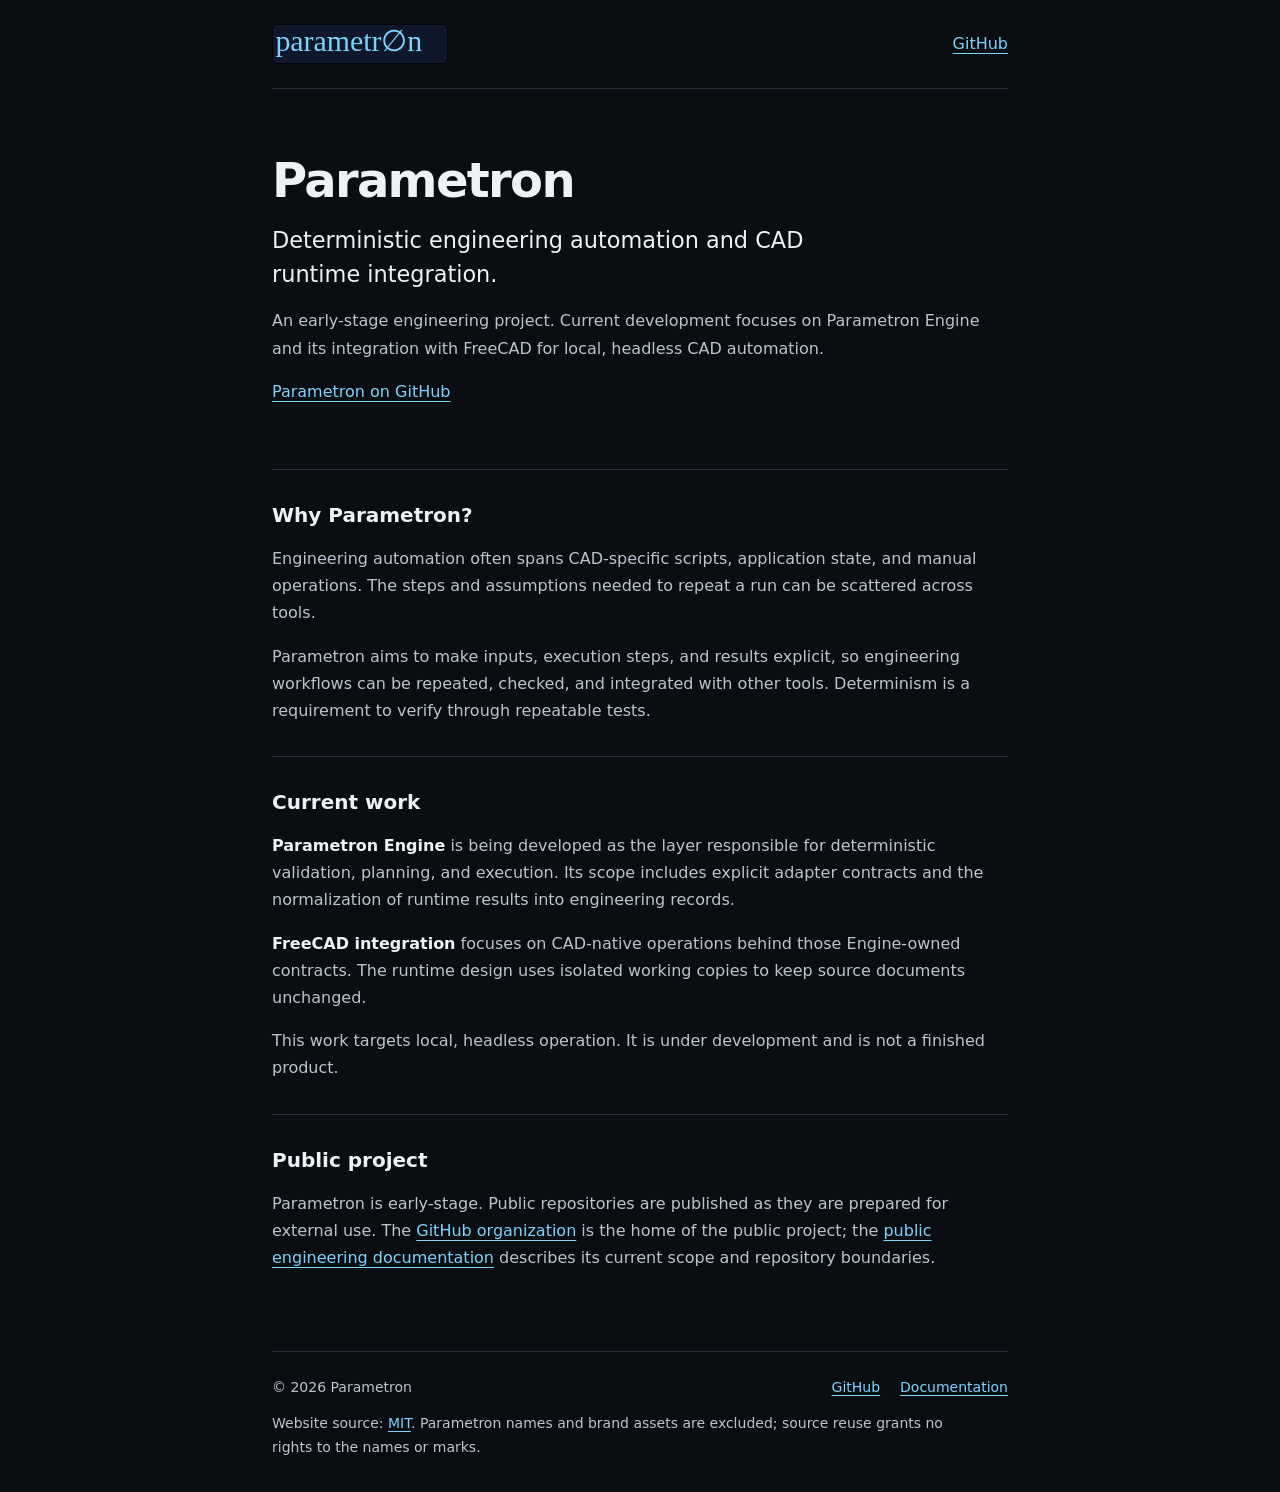
<file: index.html>
<!doctype html>
<html lang="en">
<head>
  <meta charset="utf-8">
  <meta name="viewport" content="width=device-width, initial-scale=1">
  <meta name="description" content="Parametron is an early-stage project for deterministic engineering automation and CAD runtime integration.">
  <title>Parametron — Engineering automation</title>
  <link rel="icon" href="assets/favicon.svg" type="image/svg+xml">
  <link rel="icon" href="assets/favicon.ico" sizes="any">
  <link rel="apple-touch-icon" href="assets/apple-touch-icon.png">
  <link rel="stylesheet" href="style.css">
</head>
<body>
  <a class="skip-link" href="#main">Skip to content</a>
  <header class="site-header container">
    <img class="brand-logo" src="assets/logo.svg" alt="Parametron" width="220" height="50">
    <a href="https://github.com/parametron-io/">GitHub</a>
  </header>

  <main id="main" class="container" tabindex="-1">
    <section class="introduction" aria-labelledby="introduction-heading">
      <h1 id="introduction-heading">Parametron</h1>
      <p class="lead">Deterministic engineering automation and CAD runtime integration.</p>
      <p>An early-stage engineering project. Current development focuses on Parametron Engine and its integration with FreeCAD for local, headless CAD automation.</p>
      <a href="https://github.com/parametron-io/">Parametron on GitHub</a>
    </section>

    <section aria-labelledby="why-heading">
      <h2 id="why-heading">Why Parametron?</h2>
      <p>Engineering automation often spans CAD-specific scripts, application state, and manual operations. The steps and assumptions needed to repeat a run can be scattered across tools.</p>
      <p>Parametron aims to make inputs, execution steps, and results explicit, so engineering workflows can be repeated, checked, and integrated with other tools. Determinism is a requirement to verify through repeatable tests.</p>
    </section>

    <section aria-labelledby="work-heading">
      <h2 id="work-heading">Current work</h2>
      <p><strong>Parametron Engine</strong> is being developed as the layer responsible for deterministic validation, planning, and execution. Its scope includes explicit adapter contracts and the normalization of runtime results into engineering records.</p>
      <p><strong>FreeCAD integration</strong> focuses on CAD-native operations behind those Engine-owned contracts. The runtime design uses isolated working copies to keep source documents unchanged.</p>
      <p>This work targets local, headless operation. It is under development and is not a finished product.</p>
    </section>

    <section aria-labelledby="project-heading">
      <h2 id="project-heading">Public project</h2>
      <p>Parametron is early-stage. Public repositories are published as they are prepared for external use. The <a href="https://github.com/parametron-io/">GitHub organization</a> is the home of the public project; the <a href="https://github.com/parametron-io/parametron-docs">public engineering documentation</a> describes its current scope and repository boundaries.</p>
    </section>
  </main>

  <footer class="site-footer container">
    <div class="footer-row">
      <p>© 2026 Parametron</p>
      <nav aria-label="Project links">
        <a href="https://github.com/parametron-io/">GitHub</a>
        <a href="https://github.com/parametron-io/parametron-docs">Documentation</a>
      </nav>
    </div>
    <p class="license-note">Website source: <a href="LICENSE">MIT</a>. Parametron names and brand assets are excluded; source reuse grants no rights to the names or marks.</p>
  </footer>
</body>
</html>
</file>
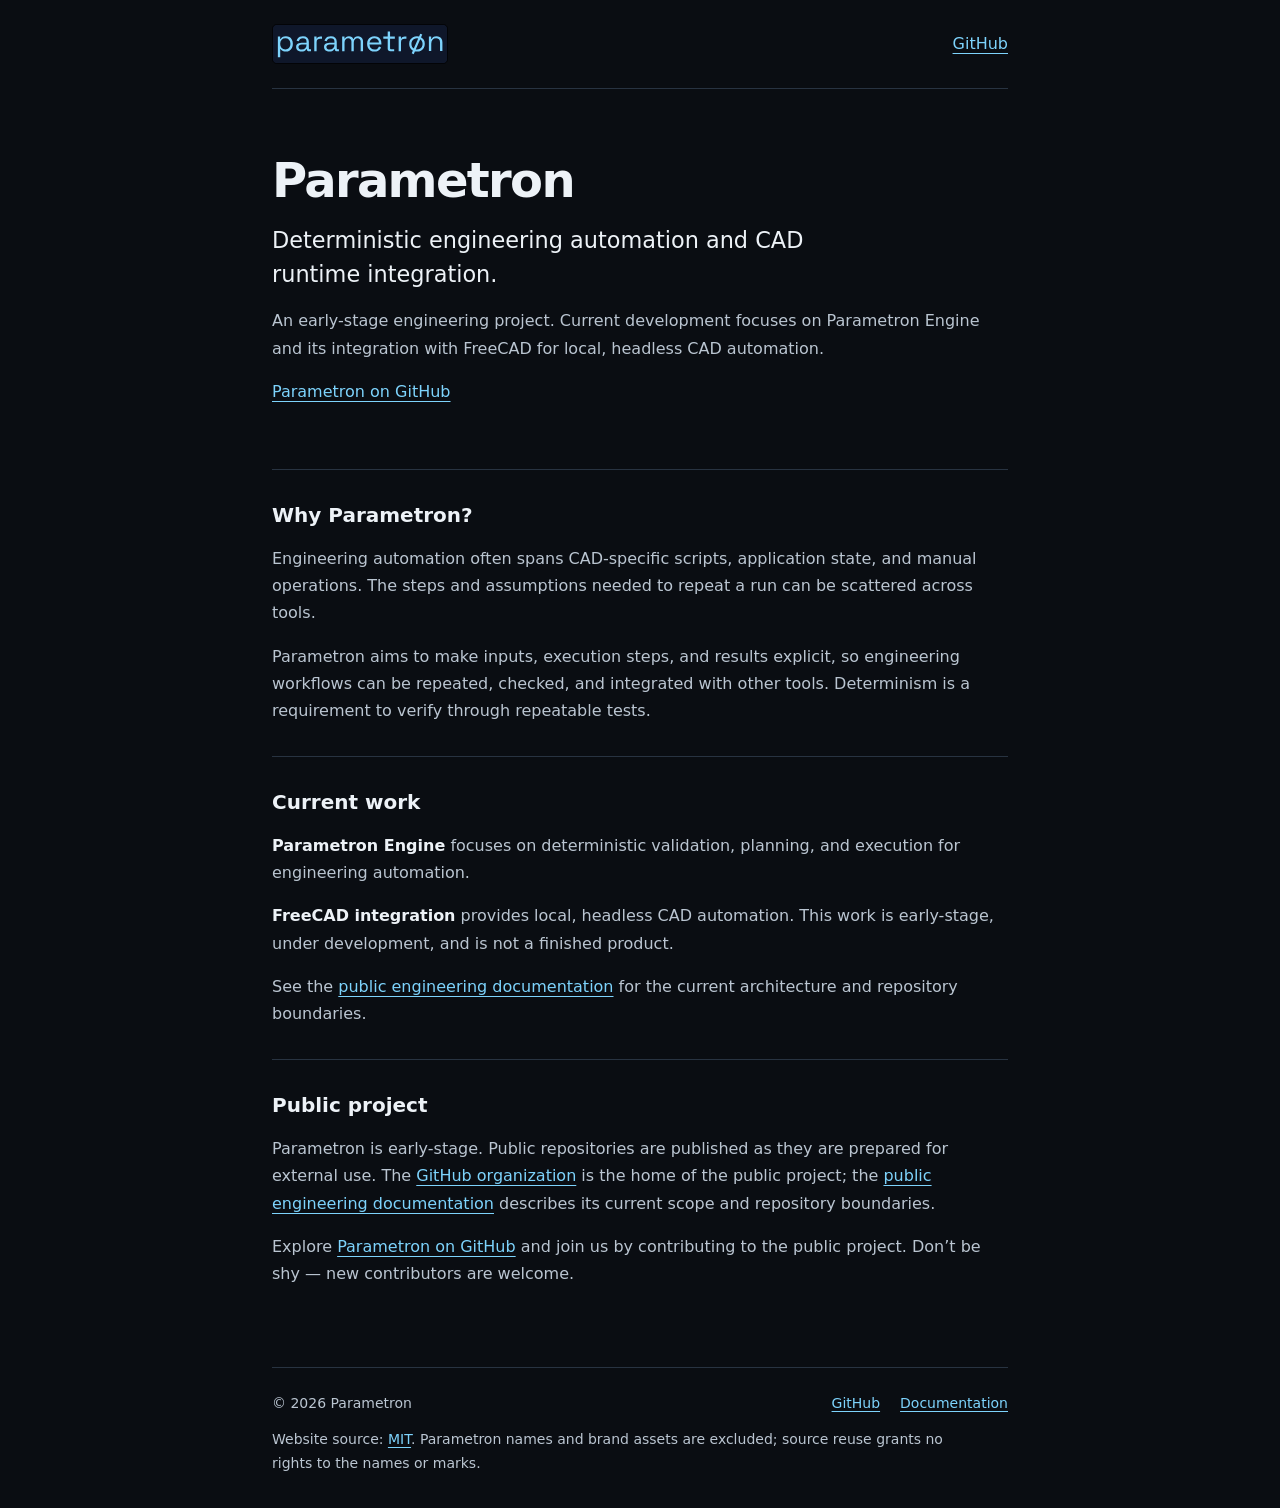
<file: public/index.html>
<!doctype html>
<html lang="en">
<head>
  <meta charset="utf-8">
  <meta name="viewport" content="width=device-width, initial-scale=1">
  <meta name="description" content="Parametron is an early-stage project for deterministic engineering automation and CAD runtime integration.">
  <title>Parametron — Engineering automation</title>
  <link rel="icon" href="assets/favicon.svg" type="image/svg+xml">
  <link rel="icon" href="assets/favicon.ico" sizes="any">
  <link rel="apple-touch-icon" href="assets/apple-touch-icon.png">
  <link rel="stylesheet" href="style.css">
</head>
<body>
  <a class="skip-link" href="#main">Skip to content</a>
  <header class="site-header container">
    <img class="brand-logo" src="assets/logo.svg" alt="Parametron" width="220" height="50">
    <a href="https://github.com/parametron-io/">GitHub</a>
  </header>

  <main id="main" class="container" tabindex="-1">
    <section class="introduction" aria-labelledby="introduction-heading">
      <h1 id="introduction-heading">Parametron</h1>
      <p class="lead">Deterministic engineering automation and CAD runtime integration.</p>
      <p>An early-stage engineering project. Current development focuses on Parametron Engine and its integration with FreeCAD for local, headless CAD automation.</p>
      <a href="https://github.com/parametron-io/">Parametron on GitHub</a>
    </section>

    <section aria-labelledby="why-heading">
      <h2 id="why-heading">Why Parametron?</h2>
      <p>Engineering automation often spans CAD-specific scripts, application state, and manual operations. The steps and assumptions needed to repeat a run can be scattered across tools.</p>
      <p>Parametron aims to make inputs, execution steps, and results explicit, so engineering workflows can be repeated, checked, and integrated with other tools. Determinism is a requirement to verify through repeatable tests.</p>
    </section>

    <section aria-labelledby="work-heading">
      <h2 id="work-heading">Current work</h2>
      <p><strong>Parametron Engine</strong> focuses on deterministic validation, planning, and execution for engineering automation.</p>
      <p><strong>FreeCAD integration</strong> provides local, headless CAD automation. This work is early-stage, under development, and is not a finished product.</p>
      <p>See the <a href="https://github.com/parametron-io/parametron-docs">public engineering documentation</a> for the current architecture and repository boundaries.</p>
    </section>

    <section aria-labelledby="project-heading">
      <h2 id="project-heading">Public project</h2>
      <p>Parametron is early-stage. Public repositories are published as they are prepared for external use. The <a href="https://github.com/parametron-io/">GitHub organization</a> is the home of the public project; the <a href="https://github.com/parametron-io/parametron-docs">public engineering documentation</a> describes its current scope and repository boundaries.</p>
      <p>Explore <a href="https://github.com/parametron-io/">Parametron on GitHub</a> and join us by contributing to the public project. Don’t be shy — new contributors are welcome.</p>
    </section>
  </main>

  <footer class="site-footer container">
    <div class="footer-row">
      <p>© 2026 Parametron</p>
      <nav aria-label="Project links">
        <a href="https://github.com/parametron-io/">GitHub</a>
        <a href="https://github.com/parametron-io/parametron-docs">Documentation</a>
      </nav>
    </div>
    <p class="license-note">Website source: <a href="https://github.com/parametron-io/parametron-landing/blob/main/LICENSE">MIT</a>. Parametron names and brand assets are excluded; source reuse grants no rights to the names or marks.</p>
  </footer>
</body>
</html>
</file>
<file: style.css>
:root {
  color-scheme: dark;
  --background: #0a0d12;
  --text: #edf2f7;
  --muted: #bac5d1;
  --accent: #7dd3fc;
  --border: #283341;
  font-family: system-ui, -apple-system, BlinkMacSystemFont, "Segoe UI", sans-serif;
  line-height: 1.7;
}

*,
*::before,
*::after {
  box-sizing: border-box;
}

body {
  margin: 0;
  background: var(--background);
  color: var(--muted);
}

.container {
  width: min(100% - 2.5rem, 46rem);
  margin-inline: auto;
}

a {
  color: var(--accent);
  text-underline-offset: 0.22em;
  text-decoration-thickness: 1px;
}

a:hover {
  color: var(--text);
}

:focus-visible {
  outline: 2px solid var(--accent);
  outline-offset: 5px;
}

.skip-link {
  position: absolute;
  top: 0.75rem;
  left: 1.25rem;
  z-index: 1;
  padding: 0.5rem 0.75rem;
  background: var(--background);
  transform: translateY(-200%);
}

.skip-link:focus {
  transform: translateY(0);
}

.site-header {
  display: flex;
  align-items: center;
  justify-content: space-between;
  gap: 1rem;
  padding-block: 1.5rem;
  border-bottom: 1px solid var(--border);
}

.brand-logo {
  display: block;
  width: clamp(9rem, 30vw, 11rem);
  height: auto;
}

main {
  padding-bottom: 3rem;
}

section {
  padding-block: 2rem;
}

section + section {
  border-top: 1px solid var(--border);
}

.introduction {
  padding-block: clamp(2.5rem, 6vw, 4rem);
}

h1,
h2,
strong {
  color: var(--text);
}

h1,
h2,
p {
  margin-top: 0;
}

h1 {
  margin-bottom: 1rem;
  font-size: clamp(2.25rem, 6vw, 3rem);
  line-height: 1.15;
  letter-spacing: -0.035em;
  font-weight: 650;
}

h2 {
  margin-bottom: 1rem;
  font-size: 1.25rem;
  line-height: 1.35;
  font-weight: 600;
}

p {
  margin-bottom: 1rem;
}

section > :last-child {
  margin-bottom: 0;
}

.lead {
  max-width: 36rem;
  color: var(--text);
  font-size: clamp(1.15rem, 3vw, 1.4rem);
  line-height: 1.5;
}

.site-footer {
  padding-block: 1.5rem 2rem;
  border-top: 1px solid var(--border);
  font-size: 0.875rem;
}

.footer-row,
.site-footer nav {
  display: flex;
  flex-wrap: wrap;
  gap: 0.5rem 1.25rem;
  align-items: baseline;
}

.footer-row {
  justify-content: space-between;
  margin-bottom: 0.75rem;
}

.site-footer p {
  margin-bottom: 0;
}

.license-note {
  max-width: 42rem;
}

@media (prefers-reduced-motion: reduce) {
  html {
    scroll-behavior: auto;
  }
}
</file>
<file: public/style.css>
:root {
  color-scheme: dark;
  --background: #0a0d12;
  --text: #edf2f7;
  --muted: #bac5d1;
  --accent: #7dd3fc;
  --border: #283341;
  font-family: system-ui, -apple-system, BlinkMacSystemFont, "Segoe UI", sans-serif;
  line-height: 1.7;
}

*,
*::before,
*::after {
  box-sizing: border-box;
}

body {
  margin: 0;
  background: var(--background);
  color: var(--muted);
}

.container {
  width: min(100% - 2.5rem, 46rem);
  margin-inline: auto;
}

a {
  color: var(--accent);
  text-underline-offset: 0.22em;
  text-decoration-thickness: 1px;
}

a:hover {
  color: var(--text);
}

:focus-visible {
  outline: 2px solid var(--accent);
  outline-offset: 5px;
}

.skip-link {
  position: absolute;
  top: 0.75rem;
  left: 1.25rem;
  z-index: 1;
  padding: 0.5rem 0.75rem;
  background: var(--background);
  transform: translateY(-200%);
}

.skip-link:focus {
  transform: translateY(0);
}

.site-header {
  display: flex;
  align-items: center;
  justify-content: space-between;
  gap: 1rem;
  padding-block: 1.5rem;
  border-bottom: 1px solid var(--border);
}

.brand-logo {
  display: block;
  width: clamp(9rem, 30vw, 11rem);
  height: auto;
}

main {
  padding-bottom: 3rem;
}

section {
  padding-block: 2rem;
}

section + section {
  border-top: 1px solid var(--border);
}

.introduction {
  padding-block: clamp(2.5rem, 6vw, 4rem);
}

h1,
h2,
strong {
  color: var(--text);
}

h1,
h2,
p {
  margin-top: 0;
}

h1 {
  margin-bottom: 1rem;
  font-size: clamp(2.25rem, 6vw, 3rem);
  line-height: 1.15;
  letter-spacing: -0.035em;
  font-weight: 650;
}

h2 {
  margin-bottom: 1rem;
  font-size: 1.25rem;
  line-height: 1.35;
  font-weight: 600;
}

p {
  margin-bottom: 1rem;
}

section > :last-child {
  margin-bottom: 0;
}

.lead {
  max-width: 36rem;
  color: var(--text);
  font-size: clamp(1.15rem, 3vw, 1.4rem);
  line-height: 1.5;
}

.site-footer {
  padding-block: 1.5rem 2rem;
  border-top: 1px solid var(--border);
  font-size: 0.875rem;
}

.footer-row,
.site-footer nav {
  display: flex;
  flex-wrap: wrap;
  gap: 0.5rem 1.25rem;
  align-items: baseline;
}

.footer-row {
  justify-content: space-between;
  margin-bottom: 0.75rem;
}

.site-footer p {
  margin-bottom: 0;
}

.license-note {
  max-width: 42rem;
}

@media (prefers-reduced-motion: reduce) {
  html {
    scroll-behavior: auto;
  }
}
</file>
